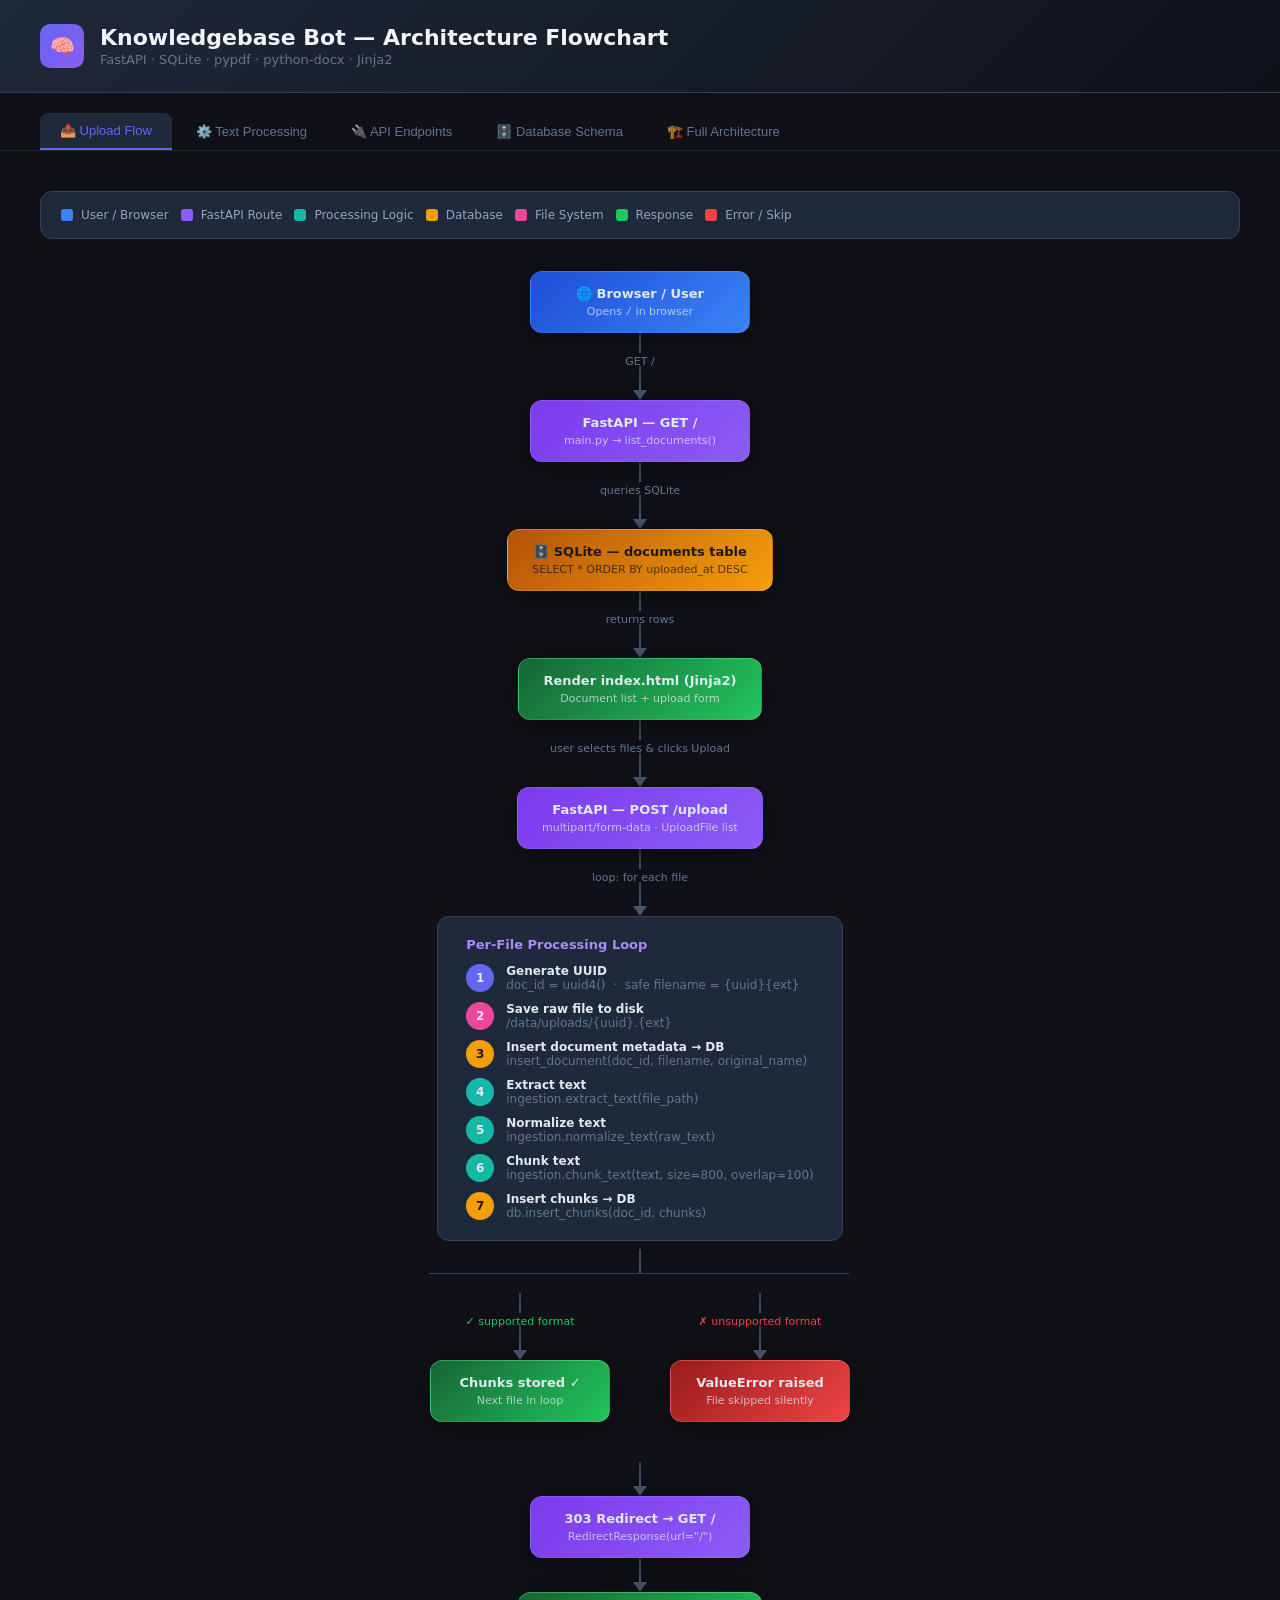
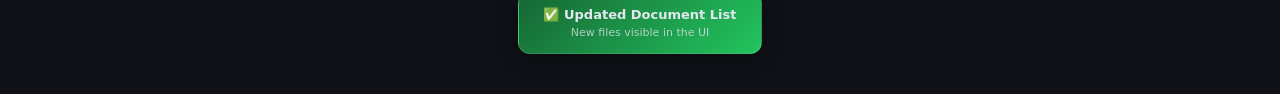
<file: flowchart.html>
<!DOCTYPE html>
<html lang="en">
<head>
  <meta charset="UTF-8" />
  <meta name="viewport" content="width=device-width, initial-scale=1.0" />
  <title>Knowledgebase Bot — Architecture Flowchart</title>
  <style>
    * { box-sizing: border-box; margin: 0; padding: 0; }

    body {
      font-family: 'Segoe UI', system-ui, sans-serif;
      background: #0f1117;
      color: #e2e8f0;
      min-height: 100vh;
    }

    header {
      background: linear-gradient(135deg, #1e293b 0%, #0f1117 100%);
      border-bottom: 1px solid #334155;
      padding: 24px 40px;
      display: flex;
      align-items: center;
      gap: 16px;
    }
    header .logo {
      width: 44px; height: 44px;
      background: linear-gradient(135deg, #6366f1, #8b5cf6);
      border-radius: 10px;
      display: flex; align-items: center; justify-content: center;
      font-size: 20px;
    }
    header h1 { font-size: 22px; font-weight: 700; color: #f1f5f9; }
    header p  { font-size: 13px; color: #64748b; margin-top: 2px; }

    .tabs {
      display: flex;
      gap: 4px;
      padding: 20px 40px 0;
      border-bottom: 1px solid #1e293b;
    }
    .tab {
      padding: 10px 20px;
      border-radius: 8px 8px 0 0;
      cursor: pointer;
      font-size: 13px;
      font-weight: 500;
      color: #64748b;
      background: transparent;
      border: none;
      transition: all .2s;
    }
    .tab:hover { color: #94a3b8; background: #1e293b; }
    .tab.active { color: #6366f1; background: #1e293b; border-bottom: 2px solid #6366f1; }

    .panel { display: none; padding: 40px; }
    .panel.active { display: block; }

    /* ── FLOWCHART NODES ── */
    .flow { display: flex; flex-direction: column; align-items: center; gap: 0; }

    .node {
      border-radius: 12px;
      padding: 14px 24px;
      font-size: 13px;
      font-weight: 600;
      text-align: center;
      min-width: 220px;
      max-width: 280px;
      position: relative;
      box-shadow: 0 4px 20px rgba(0,0,0,.4);
      transition: transform .15s, box-shadow .15s;
    }
    .node:hover { transform: translateY(-2px); box-shadow: 0 8px 30px rgba(0,0,0,.5); }
    .node .sub { font-size: 11px; font-weight: 400; opacity: .75; margin-top: 4px; }

    /* Colour themes */
    .n-user   { background: linear-gradient(135deg,#1d4ed8,#3b82f6); border: 1px solid #60a5fa44; }
    .n-route  { background: linear-gradient(135deg,#7c3aed,#8b5cf6); border: 1px solid #a78bfa44; }
    .n-proc   { background: linear-gradient(135deg,#0f766e,#14b8a6); border: 1px solid #2dd4bf44; }
    .n-db     { background: linear-gradient(135deg,#b45309,#f59e0b); border: 1px solid #fcd34d44; color:#1c1917; }
    .n-file   { background: linear-gradient(135deg,#be185d,#ec4899); border: 1px solid #f9a8d444; }
    .n-resp   { background: linear-gradient(135deg,#166534,#22c55e); border: 1px solid #86efac44; }
    .n-err    { background: linear-gradient(135deg,#991b1b,#ef4444); border: 1px solid #fca5a544; }
    .n-grey   { background: linear-gradient(135deg,#1e293b,#334155); border: 1px solid #47556944; }
    .n-future { background: linear-gradient(135deg,#1e1e2e,#2d2d44); border: 2px dashed #6366f155; color:#818cf8; }

    /* Arrows & connectors */
    .arrow { display: flex; flex-direction: column; align-items: center; }
    .arrow-line {
      width: 2px;
      background: linear-gradient(to bottom, #334155, #475569);
      flex-grow: 1;
      min-height: 24px;
    }
    .arrow-head {
      width: 0; height: 0;
      border-left: 7px solid transparent;
      border-right: 7px solid transparent;
      border-top: 10px solid #475569;
    }
    .arrow-label {
      font-size: 11px;
      color: #64748b;
      background: #0f1117;
      padding: 2px 8px;
      border-radius: 4px;
      margin: -4px 0;
      white-space: nowrap;
    }

    /* Branch layout */
    .branch { display: flex; align-items: flex-start; gap: 0; }
    .branch-line-h {
      height: 2px;
      background: #334155;
      flex: 1;
      margin-top: 22px;
    }
    .branch-col { display: flex; flex-direction: column; align-items: center; }
    .branch-down { width: 2px; background: #334155; height: 24px; }

    /* Parallel row */
    .row { display: flex; gap: 24px; align-items: flex-start; justify-content: center; }

    /* ── LEGEND ── */
    .legend {
      display: flex; flex-wrap: wrap; gap: 12px;
      margin-bottom: 32px;
      padding: 16px 20px;
      background: #1e293b;
      border-radius: 12px;
      border: 1px solid #334155;
    }
    .legend-item { display: flex; align-items: center; gap: 8px; font-size: 12px; color: #94a3b8; }
    .legend-dot { width: 12px; height: 12px; border-radius: 3px; }

    /* ── DB SCHEMA ── */
    .schema { display: flex; gap: 24px; flex-wrap: wrap; justify-content: center; margin-top: 24px; }
    .table-card {
      background: #1e293b;
      border: 1px solid #334155;
      border-radius: 12px;
      overflow: hidden;
      min-width: 280px;
    }
    .table-header {
      background: linear-gradient(135deg,#b45309,#f59e0b);
      padding: 10px 16px;
      font-weight: 700;
      font-size: 14px;
      color: #1c1917;
      display: flex; align-items: center; gap: 8px;
    }
    .table-row {
      display: flex; align-items: center;
      padding: 8px 16px;
      border-bottom: 1px solid #263148;
      font-size: 12px;
      gap: 8px;
    }
    .table-row:last-child { border-bottom: none; }
    .col-name { font-weight: 600; color: #e2e8f0; min-width: 120px; }
    .col-type { color: #22d3ee; font-family: monospace; min-width: 80px; }
    .col-note { color: #64748b; font-size: 11px; }
    .pk-badge { background: #f59e0b; color: #1c1917; font-size: 9px; font-weight: 700; padding: 1px 5px; border-radius: 3px; }
    .fk-badge { background: #6366f1; color: #fff; font-size: 9px; font-weight: 700; padding: 1px 5px; border-radius: 3px; }
    .fk-arrow { display: flex; align-items: center; justify-content: center; gap: 8px; color: #6366f1; font-size: 12px; margin: 8px; }

    /* ── API CARDS ── */
    .api-grid { display: grid; grid-template-columns: repeat(auto-fit, minmax(320px, 1fr)); gap: 20px; }
    .api-card {
      background: #1e293b;
      border: 1px solid #334155;
      border-radius: 12px;
      overflow: hidden;
    }
    .api-header {
      padding: 12px 16px;
      display: flex; align-items: center; gap: 10px;
      border-bottom: 1px solid #334155;
    }
    .method {
      font-size: 11px; font-weight: 700;
      padding: 3px 8px; border-radius: 5px;
    }
    .get  { background: #166534; color: #86efac; }
    .post { background: #7c2d12; color: #fdba74; }
    .api-path { font-family: monospace; font-size: 13px; color: #e2e8f0; }
    .api-body { padding: 12px 16px; font-size: 12px; color: #94a3b8; line-height: 1.6; }
    .step-list { list-style: none; }
    .step-list li { padding: 4px 0; display: flex; gap: 8px; }
    .step-list li::before { content: '→'; color: #6366f1; font-weight: 700; }

    /* ── FILE PROCESSING ── */
    .proc-row { display: flex; gap: 16px; justify-content: center; flex-wrap: wrap; margin: 20px 0; }
    .proc-card {
      background: #1e293b;
      border: 1px solid #334155;
      border-radius: 12px;
      padding: 16px;
      min-width: 180px;
      text-align: center;
    }
    .proc-card .icon { font-size: 28px; margin-bottom: 8px; }
    .proc-card h3 { font-size: 13px; font-weight: 600; color: #e2e8f0; margin-bottom: 4px; }
    .proc-card p  { font-size: 11px; color: #64748b; }

    /* ── CHUNK VIZ ── */
    .chunk-viz { background: #1e293b; border-radius: 12px; padding: 20px; border: 1px solid #334155; margin-top: 20px; }
    .chunk-row { display: flex; gap: 4px; margin-top: 12px; flex-wrap: wrap; }
    .chunk-block {
      height: 36px;
      border-radius: 6px;
      display: flex; align-items: center; justify-content: center;
      font-size: 10px; font-weight: 700;
      color: #fff;
      position: relative;
    }
    .chunk-main { background: #6366f1; }
    .chunk-overlap { background: #8b5cf6; opacity: .65; }

    /* ── SECTION HEADINGS ── */
    .section-title { font-size: 16px; font-weight: 700; color: #f1f5f9; margin-bottom: 20px; display: flex; align-items: center; gap: 8px; }
    .section-title span { font-size: 18px; }

    .divider { border: none; border-top: 1px solid #1e293b; margin: 32px 0; }

    /* tag chip */
    .chip { display:inline-block; padding:2px 8px; border-radius:4px; font-size:11px; font-weight:600; }
    .chip-blue { background:#1d4ed822; color:#60a5fa; border:1px solid #1d4ed844; }
    .chip-green { background:#16653422; color:#86efac; border:1px solid #16653444; }

  </style>
</head>
<body>

<header>
  <div class="logo">🧠</div>
  <div>
    <h1>Knowledgebase Bot — Architecture Flowchart</h1>
    <p>FastAPI · SQLite · pypdf · python-docx · Jinja2</p>
  </div>
</header>

<!-- TABS -->
<div class="tabs">
  <button class="tab active" onclick="show('upload')">📤 Upload Flow</button>
  <button class="tab" onclick="show('processing')">⚙️ Text Processing</button>
  <button class="tab" onclick="show('api')">🔌 API Endpoints</button>
  <button class="tab" onclick="show('db')">🗄️ Database Schema</button>
  <button class="tab" onclick="show('arch')">🏗️ Full Architecture</button>
</div>

<!-- ═══════════════════════════════════════════════
     TAB 1 — UPLOAD FLOW
═══════════════════════════════════════════════ -->
<div id="tab-upload" class="panel active">

  <div class="legend">
    <div class="legend-item"><div class="legend-dot" style="background:#3b82f6"></div>User / Browser</div>
    <div class="legend-item"><div class="legend-dot" style="background:#8b5cf6"></div>FastAPI Route</div>
    <div class="legend-item"><div class="legend-dot" style="background:#14b8a6"></div>Processing Logic</div>
    <div class="legend-item"><div class="legend-dot" style="background:#f59e0b"></div>Database</div>
    <div class="legend-item"><div class="legend-dot" style="background:#ec4899"></div>File System</div>
    <div class="legend-item"><div class="legend-dot" style="background:#22c55e"></div>Response</div>
    <div class="legend-item"><div class="legend-dot" style="background:#ef4444"></div>Error / Skip</div>
  </div>

  <div class="flow">

    <!-- User -->
    <div class="node n-user">
      🌐 Browser / User
      <div class="sub">Opens <code>/</code> in browser</div>
    </div>
    <div class="arrow"><div class="arrow-line" style="height:20px"></div><div class="arrow-label">GET /</div><div class="arrow-line" style="height:20px"></div><div class="arrow-head"></div></div>

    <!-- FastAPI serves page -->
    <div class="node n-route">
      FastAPI — GET /
      <div class="sub">main.py → list_documents()</div>
    </div>
    <div class="arrow"><div class="arrow-line" style="height:16px"></div><div class="arrow-label">queries SQLite</div><div class="arrow-line" style="height:16px"></div><div class="arrow-head"></div></div>

    <div class="node n-db">
      🗄️ SQLite — documents table
      <div class="sub">SELECT * ORDER BY uploaded_at DESC</div>
    </div>
    <div class="arrow"><div class="arrow-line" style="height:16px"></div><div class="arrow-label">returns rows</div><div class="arrow-line" style="height:16px"></div><div class="arrow-head"></div></div>

    <div class="node n-resp">
      Render index.html (Jinja2)
      <div class="sub">Document list + upload form</div>
    </div>
    <div class="arrow"><div class="arrow-line" style="height:16px"></div><div class="arrow-label">user selects files &amp; clicks Upload</div><div class="arrow-line" style="height:16px"></div><div class="arrow-head"></div></div>

    <!-- POST /upload -->
    <div class="node n-route">
      FastAPI — POST /upload
      <div class="sub">multipart/form-data · UploadFile list</div>
    </div>
    <div class="arrow"><div class="arrow-line" style="height:20px"></div><div class="arrow-label">loop: for each file</div><div class="arrow-line" style="height:20px"></div><div class="arrow-head"></div></div>

    <!-- Steps box -->
    <div style="background:#1e293b;border:1px solid #334155;border-radius:12px;padding:20px 28px;min-width:340px;max-width:480px;margin:0 auto;">
      <div style="font-size:13px;font-weight:700;color:#a78bfa;margin-bottom:12px;">Per-File Processing Loop</div>
      <div style="display:flex;flex-direction:column;gap:10px;">

        <div style="display:flex;align-items:center;gap:12px;">
          <div style="width:28px;height:28px;border-radius:50%;background:#6366f1;display:flex;align-items:center;justify-content:center;font-size:12px;font-weight:700;flex-shrink:0;">1</div>
          <div style="font-size:12px;"><span style="color:#e2e8f0;font-weight:600;">Generate UUID</span><br><span style="color:#64748b;">doc_id = uuid4() &nbsp;·&nbsp; safe filename = {uuid}{ext}</span></div>
        </div>

        <div style="display:flex;align-items:center;gap:12px;">
          <div style="width:28px;height:28px;border-radius:50%;background:#ec4899;display:flex;align-items:center;justify-content:center;font-size:12px;font-weight:700;flex-shrink:0;">2</div>
          <div style="font-size:12px;"><span style="color:#e2e8f0;font-weight:600;">Save raw file to disk</span><br><span style="color:#64748b;">/data/uploads/{uuid}.{ext}</span></div>
        </div>

        <div style="display:flex;align-items:center;gap:12px;">
          <div style="width:28px;height:28px;border-radius:50%;background:#f59e0b;display:flex;align-items:center;justify-content:center;font-size:12px;font-weight:700;flex-shrink:0;color:#1c1917;">3</div>
          <div style="font-size:12px;"><span style="color:#e2e8f0;font-weight:600;">Insert document metadata → DB</span><br><span style="color:#64748b;">insert_document(doc_id, filename, original_name)</span></div>
        </div>

        <div style="display:flex;align-items:center;gap:12px;">
          <div style="width:28px;height:28px;border-radius:50%;background:#14b8a6;display:flex;align-items:center;justify-content:center;font-size:12px;font-weight:700;flex-shrink:0;">4</div>
          <div style="font-size:12px;"><span style="color:#e2e8f0;font-weight:600;">Extract text</span><br><span style="color:#64748b;">ingestion.extract_text(file_path)</span></div>
        </div>

        <div style="display:flex;align-items:center;gap:12px;">
          <div style="width:28px;height:28px;border-radius:50%;background:#14b8a6;display:flex;align-items:center;justify-content:center;font-size:12px;font-weight:700;flex-shrink:0;">5</div>
          <div style="font-size:12px;"><span style="color:#e2e8f0;font-weight:600;">Normalize text</span><br><span style="color:#64748b;">ingestion.normalize_text(raw_text)</span></div>
        </div>

        <div style="display:flex;align-items:center;gap:12px;">
          <div style="width:28px;height:28px;border-radius:50%;background:#14b8a6;display:flex;align-items:center;justify-content:center;font-size:12px;font-weight:700;flex-shrink:0;">6</div>
          <div style="font-size:12px;"><span style="color:#e2e8f0;font-weight:600;">Chunk text</span><br><span style="color:#64748b;">ingestion.chunk_text(text, size=800, overlap=100)</span></div>
        </div>

        <div style="display:flex;align-items:center;gap:12px;">
          <div style="width:28px;height:28px;border-radius:50%;background:#f59e0b;display:flex;align-items:center;justify-content:center;font-size:12px;font-weight:700;flex-shrink:0;color:#1c1917;">7</div>
          <div style="font-size:12px;"><span style="color:#e2e8f0;font-weight:600;">Insert chunks → DB</span><br><span style="color:#64748b;">db.insert_chunks(doc_id, chunks)</span></div>
        </div>

      </div>
    </div>

    <!-- Branch: success vs error -->
    <div style="margin-top:8px;display:flex;flex-direction:column;align-items:center;">
      <div class="arrow-line" style="height:20px"></div>
      <div style="display:flex;gap:60px;align-items:flex-start;position:relative;">
        <div style="position:absolute;top:0;left:calc(50% - 1px);height:1px;background:#334155;width:100%;transform:translateX(-50%);"></div>
        <!-- success -->
        <div style="display:flex;flex-direction:column;align-items:center;gap:0;padding-top:20px;">
          <div class="arrow-line" style="height:12px"></div>
          <div class="arrow-label" style="color:#22c55e;">✓ supported format</div>
          <div class="arrow-line" style="height:12px"></div>
          <div class="arrow-head"></div>
          <div class="node n-resp" style="min-width:180px;">
            Chunks stored ✓
            <div class="sub">Next file in loop</div>
          </div>
        </div>
        <!-- error -->
        <div style="display:flex;flex-direction:column;align-items:center;gap:0;padding-top:20px;">
          <div class="arrow-line" style="height:12px"></div>
          <div class="arrow-label" style="color:#ef4444;">✗ unsupported format</div>
          <div class="arrow-line" style="height:12px"></div>
          <div class="arrow-head"></div>
          <div class="node n-err" style="min-width:180px;">
            ValueError raised
            <div class="sub">File skipped silently</div>
          </div>
        </div>
      </div>
      <div style="margin-top:40px;" class="arrow-line"></div>
      <div class="arrow-head"></div>
    </div>

    <div class="node n-route">
      303 Redirect → GET /
      <div class="sub">RedirectResponse(url="/")</div>
    </div>
    <div class="arrow"><div class="arrow-line" style="height:20px"></div><div class="arrow-head"></div></div>

    <div class="node n-resp">
      ✅ Updated Document List
      <div class="sub">New files visible in the UI</div>
    </div>

  </div>
</div>

<!-- ═══════════════════════════════════════════════
     TAB 2 — TEXT PROCESSING
═══════════════════════════════════════════════ -->
<div id="tab-processing" class="panel">

  <div class="section-title"><span>⚙️</span> Text Extraction &amp; Processing Pipeline (ingestion.py)</div>

  <!-- File format dispatching -->
  <div style="background:#1e293b;border:1px solid #334155;border-radius:12px;padding:20px;margin-bottom:24px;">
    <div style="font-size:13px;font-weight:700;color:#94a3b8;margin-bottom:16px;">STEP 1 — extract_text(file_path) — Format Dispatcher</div>
    <div style="display:flex;gap:16px;justify-content:center;flex-wrap:wrap;">

      <div style="text-align:center;">
        <div class="node n-proc" style="min-width:140px;margin-bottom:0;">
          .txt file
          <div class="sub">extract_text_from_txt()</div>
        </div>
        <div style="height:16px;width:2px;background:#334155;margin:0 auto;"></div>
        <div class="node n-grey" style="min-width:140px;font-size:11px;">
          open(path, 'r', encoding='utf-8', errors='ignore')
        </div>
      </div>

      <div style="text-align:center;">
        <div class="node n-proc" style="min-width:140px;margin-bottom:0;">
          .pdf file
          <div class="sub">extract_text_from_pdf()</div>
        </div>
        <div style="height:16px;width:2px;background:#334155;margin:0 auto;"></div>
        <div class="node n-grey" style="min-width:140px;font-size:11px;">
          pypdf.PdfReader()<br>iterate pages → extract_text()
        </div>
      </div>

      <div style="text-align:center;">
        <div class="node n-proc" style="min-width:140px;margin-bottom:0;">
          .docx file
          <div class="sub">extract_text_from_docx()</div>
        </div>
        <div style="height:16px;width:2px;background:#334155;margin:0 auto;"></div>
        <div class="node n-grey" style="min-width:140px;font-size:11px;">
          python-docx Document()<br>iterate paragraphs → .text
        </div>
      </div>

      <div style="text-align:center;">
        <div class="node n-err" style="min-width:140px;margin-bottom:0;">
          other format
        </div>
        <div style="height:16px;width:2px;background:#334155;margin:0 auto;"></div>
        <div class="node n-err" style="min-width:140px;font-size:11px;">
          raise ValueError<br>(file skipped in main.py)
        </div>
      </div>

    </div>
    <div style="text-align:center;margin-top:16px;">
      <div style="display:inline-flex;align-items:center;gap:8px;background:#0f1117;padding:8px 16px;border-radius:8px;font-size:12px;color:#94a3b8;">
        ↓ returns <code style="color:#22d3ee;">raw_text: str</code>
      </div>
    </div>
  </div>

  <!-- Step 2: Normalize -->
  <div style="background:#1e293b;border:1px solid #334155;border-radius:12px;padding:20px;margin-bottom:24px;">
    <div style="font-size:13px;font-weight:700;color:#94a3b8;margin-bottom:12px;">STEP 2 — normalize_text(text)</div>
    <div style="display:flex;gap:16px;align-items:center;flex-wrap:wrap;">
      <div style="background:#0f1117;border-radius:8px;padding:12px 16px;font-size:12px;color:#94a3b8;flex:1;min-width:200px;">
        <div style="color:#64748b;margin-bottom:6px;">INPUT (raw extracted text)</div>
        <code style="color:#e2e8f0;white-space:pre;">Hello World

  &nbsp;&nbsp;&nbsp;Some text&nbsp;&nbsp;&nbsp;

Another paragraph</code>
      </div>
      <div style="font-size:20px;color:#6366f1;">→</div>
      <div style="background:#0f1117;border-radius:8px;padding:12px 16px;font-size:12px;flex:1;min-width:200px;">
        <div style="color:#64748b;margin-bottom:6px;">OPERATIONS</div>
        <div style="color:#94a3b8;">1. Split by newlines</div>
        <div style="color:#94a3b8;">2. Strip whitespace from each line</div>
        <div style="color:#94a3b8;">3. Remove blank lines</div>
        <div style="color:#94a3b8;">4. Rejoin with newlines</div>
      </div>
      <div style="font-size:20px;color:#22c55e;">→</div>
      <div style="background:#0f1117;border-radius:8px;padding:12px 16px;font-size:12px;color:#94a3b8;flex:1;min-width:200px;">
        <div style="color:#64748b;margin-bottom:6px;">OUTPUT (clean text)</div>
        <code style="color:#22c55e;white-space:pre;">Hello World
Some text
Another paragraph</code>
      </div>
    </div>
  </div>

  <!-- Step 3: Chunking -->
  <div style="background:#1e293b;border:1px solid #334155;border-radius:12px;padding:20px;">
    <div style="font-size:13px;font-weight:700;color:#94a3b8;margin-bottom:12px;">STEP 3 — chunk_text(text, chunk_size=800, overlap=100)</div>
    <div style="font-size:12px;color:#64748b;margin-bottom:16px;">Sliding window algorithm — creates overlapping chunks to preserve context at boundaries.</div>

    <!-- Visual chunk diagram -->
    <div style="background:#0f1117;border-radius:8px;padding:16px;margin-bottom:16px;">
      <div style="font-size:11px;color:#64748b;margin-bottom:8px;">Full text (e.g. 2600 characters)</div>
      <div style="height:28px;background:linear-gradient(90deg,#1e293b,#334155);border-radius:6px;position:relative;overflow:hidden;">
        <div style="position:absolute;top:0;left:0;width:100%;height:100%;display:flex;align-items:center;padding:0 12px;font-size:11px;color:#64748b;">████████████████████████████████████████████████████████████</div>
      </div>
      <div style="margin-top:16px;display:flex;flex-direction:column;gap:8px;">

        <div style="display:flex;align-items:center;gap:8px;">
          <div style="font-size:11px;color:#94a3b8;width:60px;flex-shrink:0;">Chunk 0</div>
          <div style="height:22px;border-radius:4px;background:#6366f1;flex:0 0 calc(800/2600*100%);display:flex;align-items:center;padding:0 8px;font-size:10px;white-space:nowrap;overflow:hidden;">chars 0–799</div>
        </div>

        <div style="display:flex;align-items:center;gap:8px;">
          <div style="font-size:11px;color:#94a3b8;width:60px;flex-shrink:0;">Chunk 1</div>
          <div style="height:22px;background:transparent;flex:0 0 calc(700/2600*100%);"></div>
          <div style="height:22px;border-radius:4px;background:#8b5cf6;flex:0 0 calc(100/2600*100%);"></div><!-- overlap -->
          <div style="height:22px;border-radius:4px;background:#6366f1;flex:0 0 calc(700/2600*100%);display:flex;align-items:center;padding:0 8px;font-size:10px;white-space:nowrap;overflow:hidden;">chars 700–1499</div>
        </div>

        <div style="display:flex;align-items:center;gap:8px;">
          <div style="font-size:11px;color:#94a3b8;width:60px;flex-shrink:0;">Chunk 2</div>
          <div style="height:22px;background:transparent;flex:0 0 calc(1400/2600*100%);"></div>
          <div style="height:22px;border-radius:4px;background:#8b5cf6;flex:0 0 calc(100/2600*100%);"></div>
          <div style="height:22px;border-radius:4px;background:#6366f1;flex:0 0 calc(700/2600*100%);display:flex;align-items:center;padding:0 8px;font-size:10px;white-space:nowrap;overflow:hidden;">chars 1400–2199</div>
        </div>

        <div style="display:flex;align-items:center;gap:8px;">
          <div style="font-size:11px;color:#94a3b8;width:60px;flex-shrink:0;">Chunk 3</div>
          <div style="height:22px;background:transparent;flex:0 0 calc(2100/2600*100%);"></div>
          <div style="height:22px;border-radius:4px;background:#8b5cf6;flex:0 0 calc(100/2600*100%);"></div>
          <div style="height:22px;border-radius:4px;background:#6366f1;flex:0 0 calc(400/2600*100%);display:flex;align-items:center;padding:0 8px;font-size:10px;white-space:nowrap;overflow:hidden;">chars 2100–2599</div>
        </div>

      </div>
      <div style="display:flex;gap:16px;margin-top:12px;">
        <div style="display:flex;align-items:center;gap:6px;font-size:11px;color:#94a3b8;"><div style="width:12px;height:12px;border-radius:2px;background:#6366f1;"></div>Main chunk (800 chars)</div>
        <div style="display:flex;align-items:center;gap:6px;font-size:11px;color:#94a3b8;"><div style="width:12px;height:12px;border-radius:2px;background:#8b5cf6;"></div>Overlap (100 chars)</div>
      </div>
    </div>

    <div style="font-size:12px;color:#64748b;">
      <strong style="color:#94a3b8;">Algorithm:</strong> start = 0 → while start &lt; len(text) → chunk = text[start : start+chunk_size] → skip if empty → start += (chunk_size − overlap)
    </div>
  </div>

</div>

<!-- ═══════════════════════════════════════════════
     TAB 3 — API ENDPOINTS
═══════════════════════════════════════════════ -->
<div id="tab-api" class="panel">

  <div class="section-title"><span>🔌</span> API Endpoints (main.py)</div>

  <div class="api-grid">

    <div class="api-card">
      <div class="api-header">
        <span class="method get">GET</span>
        <span class="api-path">/</span>
      </div>
      <div class="api-body">
        <div style="color:#e2e8f0;font-weight:600;margin-bottom:8px;">Homepage — Document List</div>
        <ul class="step-list">
          <li>Calls <code>db.list_documents()</code></li>
          <li>Returns all docs ordered by upload date DESC</li>
          <li>Renders <code>index.html</code> with Jinja2</li>
          <li>Response: <span class="chip chip-blue">200 HTML</span></li>
        </ul>
      </div>
    </div>

    <div class="api-card">
      <div class="api-header">
        <span class="method post">POST</span>
        <span class="api-path">/upload</span>
      </div>
      <div class="api-body">
        <div style="color:#e2e8f0;font-weight:600;margin-bottom:8px;">File Upload — Full Ingestion Pipeline</div>
        <ul class="step-list">
          <li>Accepts <code>multipart/form-data</code> — list of files</li>
          <li>For each: UUID → save → DB insert → extract → normalize → chunk → DB insert</li>
          <li>Unsupported formats silently skipped (ValueError caught)</li>
          <li>Response: <span class="chip chip-blue">303 Redirect → /</span></li>
        </ul>
      </div>
    </div>

    <div class="api-card">
      <div class="api-header">
        <span class="method get">GET</span>
        <span class="api-path">/health</span>
      </div>
      <div class="api-body">
        <div style="color:#e2e8f0;font-weight:600;margin-bottom:8px;">Health Check</div>
        <ul class="step-list">
          <li>No logic — immediate response</li>
          <li>Used by deployment/infra monitoring</li>
          <li>Response: <span class="chip chip-green"><code>{"status": "ok"}</code></span></li>
        </ul>
      </div>
    </div>

    <div class="api-card">
      <div class="api-header">
        <span class="method get">GET</span>
        <span class="api-path">/documents/{document_id}/chunks</span>
      </div>
      <div class="api-body">
        <div style="color:#e2e8f0;font-weight:600;margin-bottom:8px;">Retrieve Chunks for a Document</div>
        <ul class="step-list">
          <li>Calls <code>db.get_chunks_for_document(doc_id)</code></li>
          <li>Returns chunks ordered by <code>chunk_index</code> ASC</li>
          <li>Response: <span class="chip chip-green">200 JSON</span></li>
        </ul>
        <div style="background:#0f1117;border-radius:6px;padding:10px;margin-top:8px;font-size:11px;font-family:monospace;color:#94a3b8;">
          {<br>
          &nbsp;&nbsp;"document_id": "...",<br>
          &nbsp;&nbsp;"chunk_count": 12,<br>
          &nbsp;&nbsp;"chunks": [<br>
          &nbsp;&nbsp;&nbsp;&nbsp;{"chunk_index": 0, "content": "..."},<br>
          &nbsp;&nbsp;&nbsp;&nbsp;...<br>
          &nbsp;&nbsp;]<br>
          }
        </div>
      </div>
    </div>

  </div>

  <div style="margin-top:24px;background:#1e293b;border:1px solid #334155;border-radius:12px;padding:16px;">
    <div style="font-size:13px;font-weight:700;color:#94a3b8;margin-bottom:8px;">🚀 Startup Sequence</div>
    <div style="display:flex;gap:12px;align-items:center;flex-wrap:wrap;font-size:12px;">
      <div class="node n-grey" style="min-width:0;padding:8px 14px;">FastAPI app created</div>
      <div style="color:#6366f1;font-size:16px;">→</div>
      <div class="node n-grey" style="min-width:0;padding:8px 14px;">Static files mounted at /static</div>
      <div style="color:#6366f1;font-size:16px;">→</div>
      <div class="node n-grey" style="min-width:0;padding:8px 14px;">Jinja2 templates configured</div>
      <div style="color:#6366f1;font-size:16px;">→</div>
      <div class="node n-db" style="min-width:0;padding:8px 14px;color:#1c1917;">startup event → init_db()</div>
      <div style="color:#6366f1;font-size:16px;">→</div>
      <div class="node n-resp" style="min-width:0;padding:8px 14px;">Uvicorn listening :8000</div>
    </div>
  </div>

</div>

<!-- ═══════════════════════════════════════════════
     TAB 4 — DATABASE SCHEMA
═══════════════════════════════════════════════ -->
<div id="tab-db" class="panel">

  <div class="section-title"><span>🗄️</span> Database Schema (SQLite — /data/app.db)</div>

  <div class="schema">

    <div class="table-card">
      <div class="table-header">📄 documents</div>
      <div class="table-row">
        <span class="pk-badge">PK</span>
        <span class="col-name">doc_id</span>
        <span class="col-type">TEXT</span>
        <span class="col-note">UUID v4, unique document identifier</span>
      </div>
      <div class="table-row">
        <div style="width:24px"></div>
        <span class="col-name">filename</span>
        <span class="col-type">TEXT</span>
        <span class="col-note">Safe name: {uuid}.{ext}</span>
      </div>
      <div class="table-row">
        <div style="width:24px"></div>
        <span class="col-name">original_name</span>
        <span class="col-type">TEXT</span>
        <span class="col-note">User's original filename</span>
      </div>
      <div class="table-row">
        <div style="width:24px"></div>
        <span class="col-name">uploaded_at</span>
        <span class="col-type">TEXT</span>
        <span class="col-note">ISO 8601 UTC timestamp</span>
      </div>
    </div>

    <div style="display:flex;flex-direction:column;align-items:center;justify-content:center;gap:4px;padding:20px 0;">
      <div style="font-size:11px;color:#6366f1;text-align:center;">1</div>
      <div style="width:40px;height:2px;background:linear-gradient(90deg,#6366f1,#8b5cf6);"></div>
      <div style="font-size:11px;color:#8b5cf6;text-align:center;">∞</div>
      <div style="font-size:10px;color:#64748b;margin-top:4px;">One document<br>has many chunks</div>
    </div>

    <div class="table-card">
      <div class="table-header">🧩 chunks</div>
      <div class="table-row">
        <span class="pk-badge">PK</span>
        <span class="col-name">id</span>
        <span class="col-type">INTEGER</span>
        <span class="col-note">Auto-increment</span>
      </div>
      <div class="table-row">
        <span class="fk-badge">FK</span>
        <span class="col-name">document_id</span>
        <span class="col-type">TEXT</span>
        <span class="col-note">→ documents.doc_id</span>
      </div>
      <div class="table-row">
        <div style="width:24px"></div>
        <span class="col-name">chunk_index</span>
        <span class="col-type">INTEGER</span>
        <span class="col-note">Sequential position (0-based)</span>
      </div>
      <div class="table-row">
        <div style="width:24px"></div>
        <span class="col-name">content</span>
        <span class="col-type">TEXT</span>
        <span class="col-note">800-char text segment</span>
      </div>
    </div>

  </div>

  <!-- Data flow through DB -->
  <div style="margin-top:32px;background:#1e293b;border:1px solid #334155;border-radius:12px;padding:20px;">
    <div style="font-size:13px;font-weight:700;color:#94a3b8;margin-bottom:16px;">Database Operations Map</div>
    <div style="display:grid;grid-template-columns:1fr 1fr;gap:16px;">
      <div>
        <div style="font-size:12px;font-weight:600;color:#f59e0b;margin-bottom:8px;">WRITES</div>
        <div style="font-size:12px;color:#94a3b8;line-height:2;">
          <code style="color:#22d3ee;">init_db()</code> — CREATE TABLE IF NOT EXISTS<br>
          <code style="color:#22d3ee;">insert_document()</code> — INSERT INTO documents<br>
          <code style="color:#22d3ee;">insert_chunks()</code> — INSERT INTO chunks (batch)
        </div>
      </div>
      <div>
        <div style="font-size:12px;font-weight:600;color:#6366f1;margin-bottom:8px;">READS</div>
        <div style="font-size:12px;color:#94a3b8;line-height:2;">
          <code style="color:#22d3ee;">list_documents()</code> — SELECT * FROM documents ORDER BY uploaded_at DESC<br>
          <code style="color:#22d3ee;">get_chunks_for_document()</code> — SELECT * FROM chunks WHERE document_id=? ORDER BY chunk_index
        </div>
      </div>
    </div>
    <div style="margin-top:12px;padding:10px;background:#0f1117;border-radius:8px;font-size:11px;color:#64748b;">
      ⚠️ Each function opens a new SQLite connection and closes it after use. No connection pooling. Uses parameterized queries to prevent SQL injection. Row factory set to <code>sqlite3.Row</code> for dict-like access.
    </div>
  </div>

</div>

<!-- ═══════════════════════════════════════════════
     TAB 5 — FULL ARCHITECTURE
═══════════════════════════════════════════════ -->
<div id="tab-arch" class="panel">

  <div class="section-title"><span>🏗️</span> Full System Architecture</div>

  <!-- Module map -->
  <div style="display:grid;grid-template-columns:1fr 1fr 1fr;gap:16px;margin-bottom:32px;">

    <div style="background:#1e293b;border:1px solid #6366f144;border-radius:12px;padding:16px;">
      <div style="font-size:12px;font-weight:700;color:#a78bfa;margin-bottom:10px;">🌐 Frontend Layer</div>
      <div style="font-size:12px;color:#94a3b8;line-height:1.8;">
        <strong style="color:#e2e8f0;">templates/index.html</strong><br>
        Jinja2 template · Upload form · Document list<br><br>
        <strong style="color:#e2e8f0;">static/styles.css</strong><br>
        Card layout · Typography · Buttons<br><br>
        <strong style="color:#475569;">static/app.js</strong><br>
        <em>(empty — reserved for future JS)</em>
      </div>
    </div>

    <div style="background:#1e293b;border:1px solid #14b8a644;border-radius:12px;padding:16px;">
      <div style="font-size:12px;font-weight:700;color:#2dd4bf;margin-bottom:10px;">⚡ Application Layer</div>
      <div style="font-size:12px;color:#94a3b8;line-height:1.8;">
        <strong style="color:#e2e8f0;">main.py</strong><br>
        FastAPI app · Routes · Middleware · Startup<br><br>
        <strong style="color:#e2e8f0;">ingestion.py</strong><br>
        extract_text · normalize_text · chunk_text<br><br>
        <strong style="color:#475569;">models.py</strong><br>
        <em>(empty — Pydantic schemas placeholder)</em><br><br>
        <strong style="color:#475569;">llm.py</strong><br>
        <em>(empty — future AI/LLM integration)</em>
      </div>
    </div>

    <div style="background:#1e293b;border:1px solid #f59e0b44;border-radius:12px;padding:16px;">
      <div style="font-size:12px;font-weight:700;color:#fcd34d;margin-bottom:10px;">💾 Data Layer</div>
      <div style="font-size:12px;color:#94a3b8;line-height:1.8;">
        <strong style="color:#e2e8f0;">db.py</strong><br>
        SQLite connection · CRUD operations<br><br>
        <strong style="color:#e2e8f0;">data/app.db</strong><br>
        SQLite database file<br><br>
        <strong style="color:#e2e8f0;">data/uploads/</strong><br>
        Raw file storage · UUID-named files
      </div>
    </div>

  </div>

  <!-- Full data flow SVG-style diagram -->
  <div style="background:#1e293b;border:1px solid #334155;border-radius:16px;padding:28px;overflow-x:auto;">
    <div style="font-size:13px;font-weight:700;color:#94a3b8;margin-bottom:20px;text-align:center;letter-spacing:.5px;text-transform:uppercase;">Complete Data Flow</div>

    <div style="display:flex;flex-direction:column;align-items:center;gap:0;min-width:600px;">

      <!-- Row 1: Browser -->
      <div style="display:flex;gap:24px;align-items:center;">
        <div class="node n-user" style="min-width:160px;">🌐 Browser</div>
      </div>
      <div style="display:flex;gap:80px;">
        <div style="display:flex;flex-direction:column;align-items:center;">
          <div style="width:2px;height:20px;background:#334155;"></div>
          <div style="font-size:10px;color:#3b82f6;background:#0f1117;padding:1px 6px;border-radius:3px;">GET /</div>
          <div style="width:2px;height:10px;background:#334155;"></div>
          <div style="width:0;height:0;border-left:6px solid transparent;border-right:6px solid transparent;border-top:8px solid #475569;"></div>
        </div>
      </div>

      <!-- Row 2: FastAPI -->
      <div style="display:flex;gap:24px;align-items:flex-start;">
        <div style="display:flex;flex-direction:column;align-items:center;gap:12px;">
          <div class="node n-route" style="min-width:220px;">⚡ FastAPI (main.py)</div>

          <div style="display:flex;gap:16px;align-items:flex-start;">
            <!-- left: reads DB -->
            <div style="display:flex;flex-direction:column;align-items:center;gap:0;">
              <div style="width:2px;height:20px;background:#334155;"></div>
              <div style="font-size:10px;color:#f59e0b;background:#0f1117;padding:1px 6px;border-radius:3px;">list_documents()</div>
              <div style="width:2px;height:10px;background:#334155;"></div>
              <div style="width:0;height:0;border-left:6px solid transparent;border-right:6px solid transparent;border-top:8px solid #475569;"></div>
              <div class="node n-db" style="min-width:160px;color:#1c1917;">🗄️ SQLite DB</div>
              <div style="width:2px;height:10px;background:#334155;"></div>
              <div style="font-size:10px;color:#22c55e;background:#0f1117;padding:1px 6px;border-radius:3px;">rows returned</div>
              <div style="width:2px;height:10px;background:#334155;"></div>
              <div style="width:0;height:0;border-left:6px solid transparent;border-right:6px solid transparent;border-top:8px solid #22c55e;"></div>
            </div>
          </div>

          <div class="node n-resp" style="min-width:220px;">Render index.html</div>
          <div style="width:2px;height:20px;background:#334155;"></div>
          <div style="font-size:10px;color:#3b82f6;background:#0f1117;padding:1px 6px;border-radius:3px;">HTML response → browser</div>
        </div>
      </div>

      <div style="height:16px;"></div>
      <div style="width:2px;height:20px;background:#334155;"></div>
      <div style="font-size:10px;color:#f97316;background:#0f1117;padding:1px 6px;border-radius:3px;">POST /upload + files</div>
      <div style="width:2px;height:10px;background:#334155;"></div>
      <div style="width:0;height:0;border-left:6px solid transparent;border-right:6px solid transparent;border-top:8px solid #475569;"></div>

      <!-- POST /upload box -->
      <div style="background:#0f1117;border:1px solid #334155;border-radius:12px;padding:20px;width:100%;max-width:700px;">
        <div style="font-size:12px;font-weight:700;color:#f97316;text-align:center;margin-bottom:16px;">POST /upload — Per File Loop</div>
        <div style="display:flex;gap:16px;justify-content:center;flex-wrap:wrap;">

          <div style="display:flex;flex-direction:column;align-items:center;gap:4px;">
            <div class="node n-route" style="min-width:120px;font-size:11px;padding:8px 12px;">Generate UUID</div>
            <div style="width:2px;height:14px;background:#334155;"></div>
            <div class="node n-file" style="min-width:120px;font-size:11px;padding:8px 12px;">Save file to<br>/data/uploads</div>
            <div style="width:2px;height:14px;background:#334155;"></div>
            <div class="node n-db" style="min-width:120px;font-size:11px;padding:8px 12px;color:#1c1917;">Insert doc<br>metadata</div>
          </div>

          <div style="display:flex;align-items:center;padding-top:30px;color:#6366f1;font-size:20px;">→</div>

          <div style="display:flex;flex-direction:column;align-items:center;gap:4px;">
            <div class="node n-proc" style="min-width:140px;font-size:11px;padding:8px 12px;">extract_text()<br><span style="font-weight:400;opacity:.8">pdf / docx / txt</span></div>
            <div style="width:2px;height:14px;background:#334155;"></div>
            <div class="node n-proc" style="min-width:140px;font-size:11px;padding:8px 12px;">normalize_text()<br><span style="font-weight:400;opacity:.8">strip + clean</span></div>
            <div style="width:2px;height:14px;background:#334155;"></div>
            <div class="node n-proc" style="min-width:140px;font-size:11px;padding:8px 12px;">chunk_text()<br><span style="font-weight:400;opacity:.8">800ch + 100 overlap</span></div>
          </div>

          <div style="display:flex;align-items:center;padding-top:30px;color:#6366f1;font-size:20px;">→</div>

          <div style="display:flex;flex-direction:column;align-items:center;gap:4px;">
            <div class="node n-db" style="min-width:120px;font-size:11px;padding:8px 12px;color:#1c1917;">Insert chunks<br>to SQLite</div>
            <div style="width:2px;height:14px;background:#334155;"></div>
            <div class="node n-resp" style="min-width:120px;font-size:11px;padding:8px 12px;">303 Redirect<br>→ GET /</div>
          </div>

        </div>
      </div>

      <div style="height:8px;"></div>
      <div style="display:flex;gap:24px;flex-wrap:wrap;justify-content:center;">
        <div class="node n-future" style="min-width:160px;font-size:11px;">
          🤖 llm.py (future)<br>
          <div class="sub">AI / LLM integration<br>Vector search, Q&amp;A</div>
        </div>
        <div class="node n-future" style="min-width:160px;font-size:11px;">
          📐 models.py (future)<br>
          <div class="sub">Pydantic schemas<br>Request/Response models</div>
        </div>
        <div class="node n-future" style="min-width:160px;font-size:11px;">
          📦 Docker (future)<br>
          <div class="sub">Dockerfile + compose<br>ready but empty</div>
        </div>
      </div>

    </div>
  </div>

  <!-- File format support table -->
  <div style="margin-top:24px;background:#1e293b;border:1px solid #334155;border-radius:12px;padding:20px;">
    <div style="font-size:13px;font-weight:700;color:#94a3b8;margin-bottom:16px;">Supported File Formats</div>
    <div style="display:grid;grid-template-columns:repeat(auto-fit,minmax(180px,1fr));gap:12px;">
      <div style="background:#0f1117;border-radius:8px;padding:12px;text-align:center;">
        <div style="font-size:24px;margin-bottom:6px;">📝</div>
        <div style="font-size:13px;font-weight:600;color:#e2e8f0;">.txt</div>
        <div style="font-size:11px;color:#64748b;margin-top:4px;">Built-in Python<br>UTF-8, errors ignored</div>
      </div>
      <div style="background:#0f1117;border-radius:8px;padding:12px;text-align:center;">
        <div style="font-size:24px;margin-bottom:6px;">📄</div>
        <div style="font-size:13px;font-weight:600;color:#e2e8f0;">.pdf</div>
        <div style="font-size:11px;color:#64748b;margin-top:4px;">pypdf library<br>Page-by-page extraction</div>
      </div>
      <div style="background:#0f1117;border-radius:8px;padding:12px;text-align:center;">
        <div style="font-size:24px;margin-bottom:6px;">📘</div>
        <div style="font-size:13px;font-weight:600;color:#e2e8f0;">.docx</div>
        <div style="font-size:11px;color:#64748b;margin-top:4px;">python-docx library<br>Paragraph extraction</div>
      </div>
      <div style="background:#0f1117;border-radius:8px;padding:12px;text-align:center;border:1px dashed #334155;">
        <div style="font-size:24px;margin-bottom:6px;">⛔</div>
        <div style="font-size:13px;font-weight:600;color:#ef4444;">other</div>
        <div style="font-size:11px;color:#64748b;margin-top:4px;">ValueError raised<br>File skipped silently</div>
      </div>
    </div>
  </div>

</div>

<script>
  function show(id) {
    document.querySelectorAll('.panel').forEach(p => p.classList.remove('active'));
    document.querySelectorAll('.tab').forEach(t => t.classList.remove('active'));
    document.getElementById('tab-' + id).classList.add('active');
    event.target.classList.add('active');
  }
</script>

</body>
</html>
</file>
